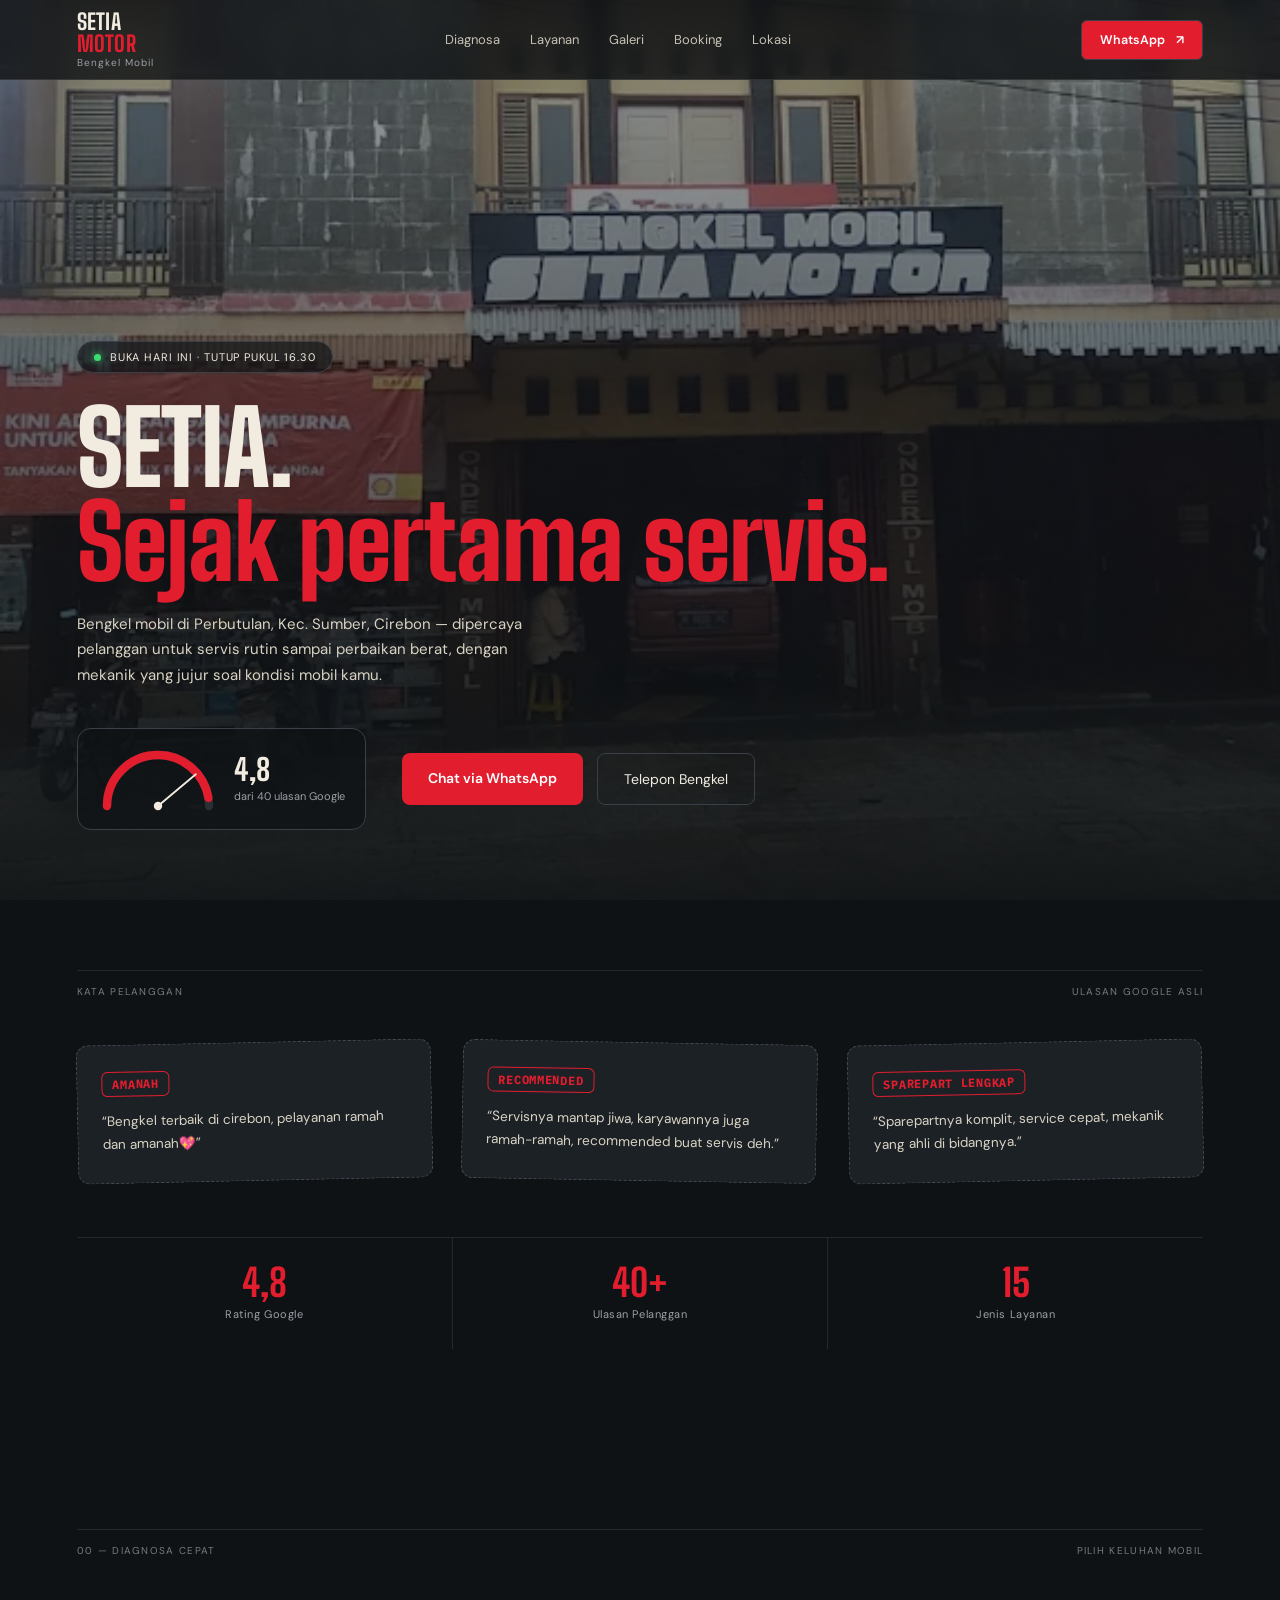
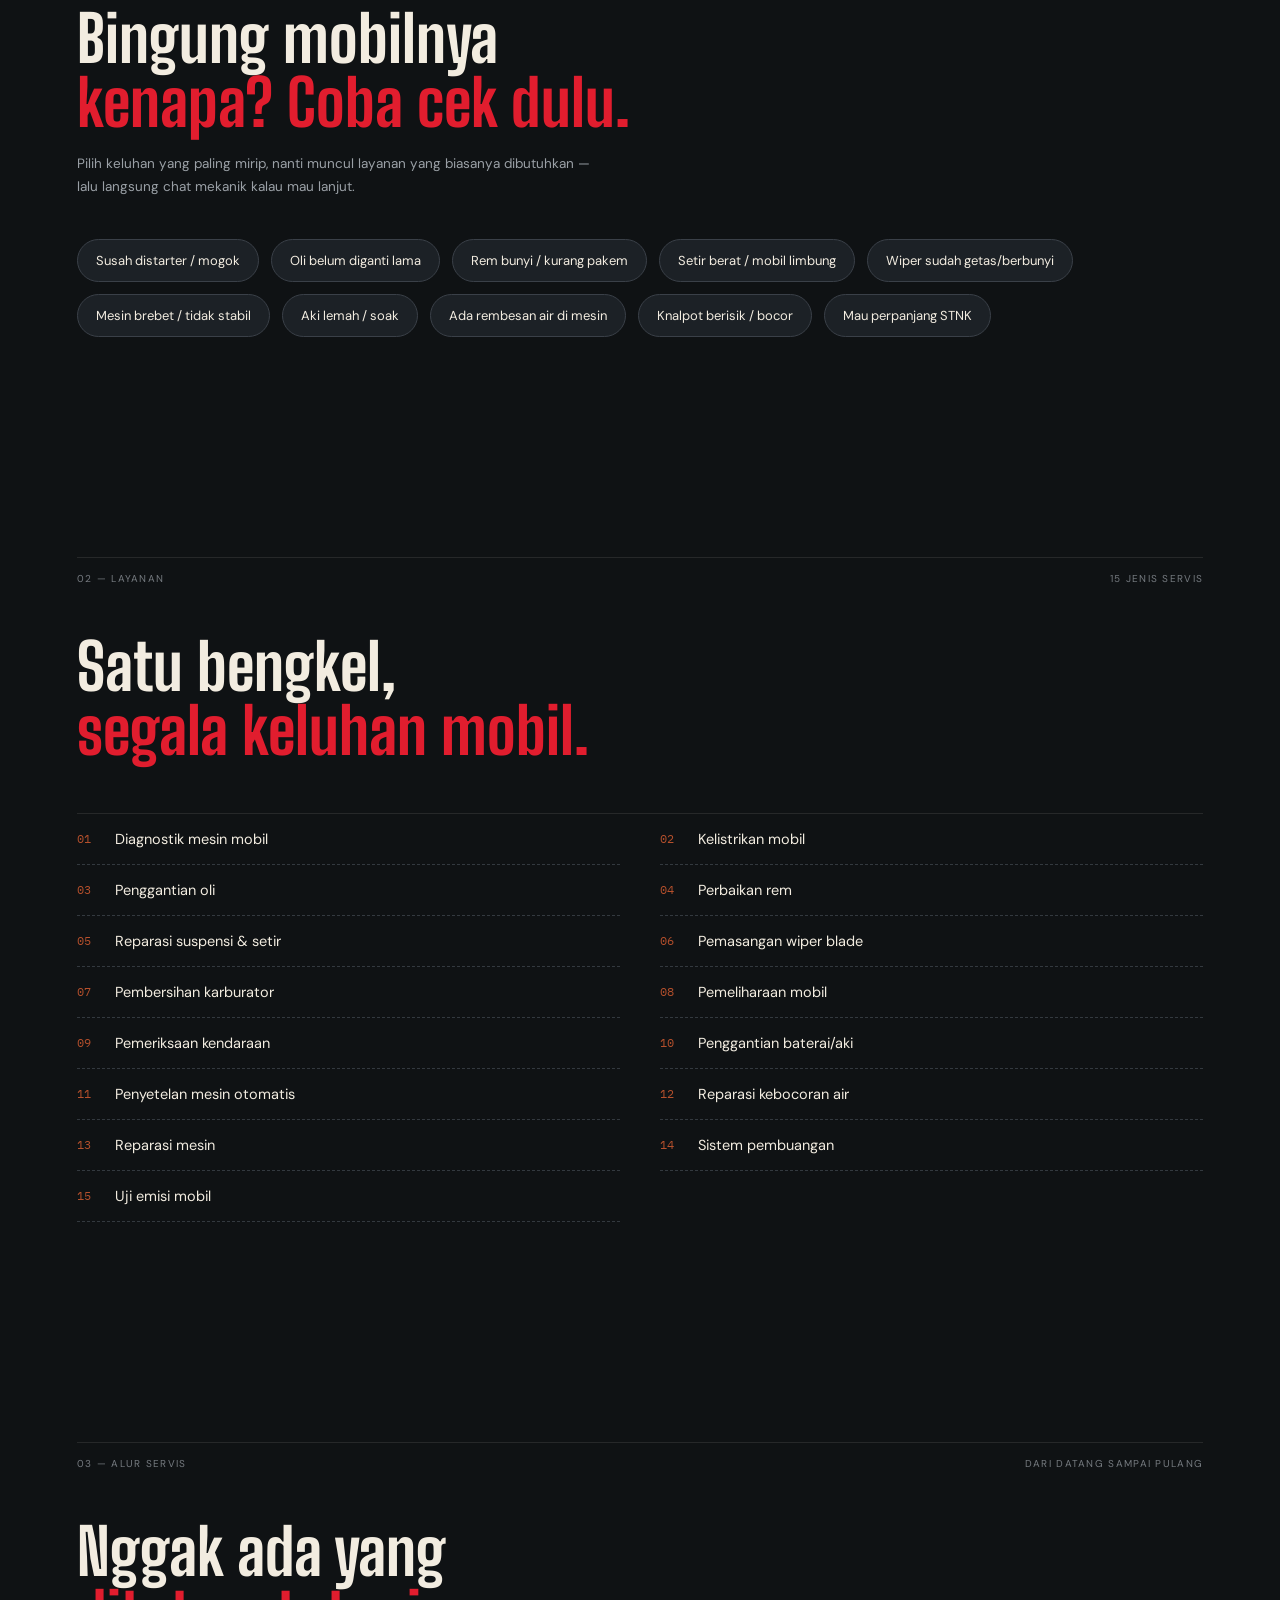
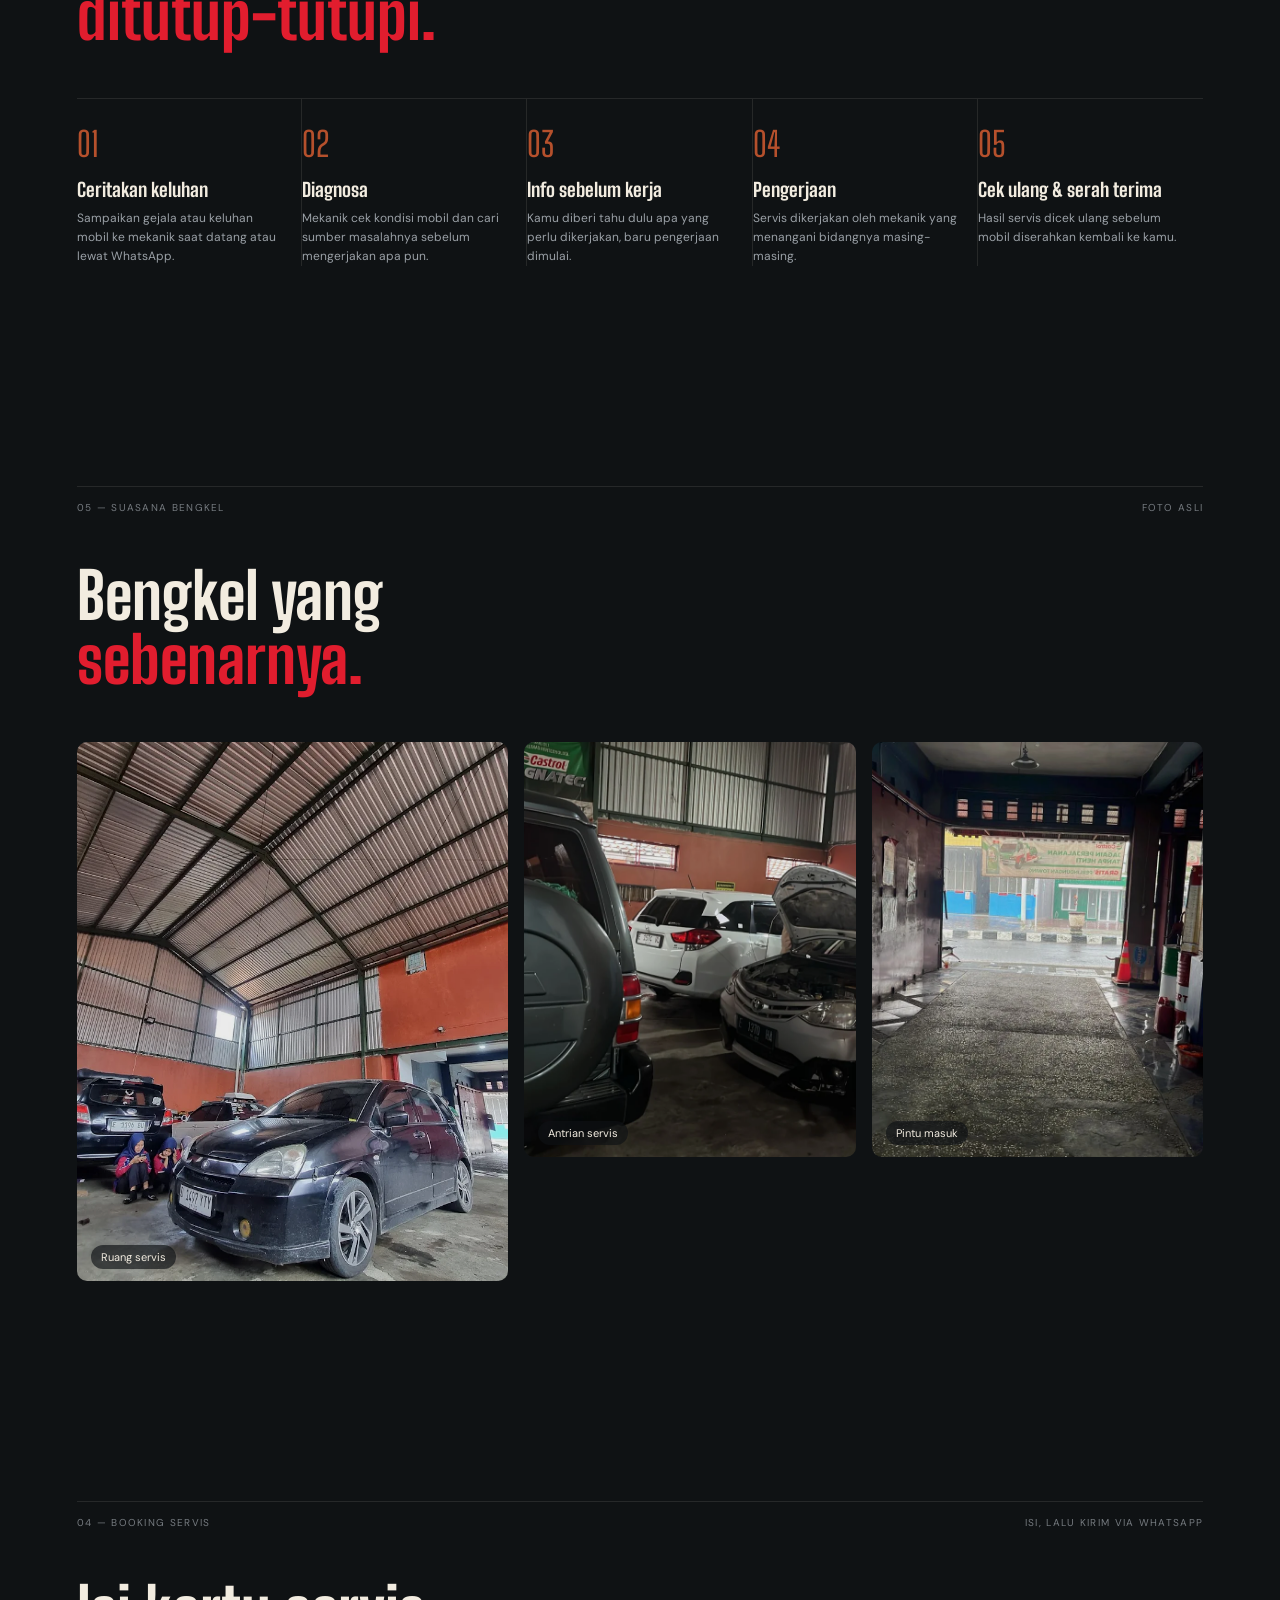
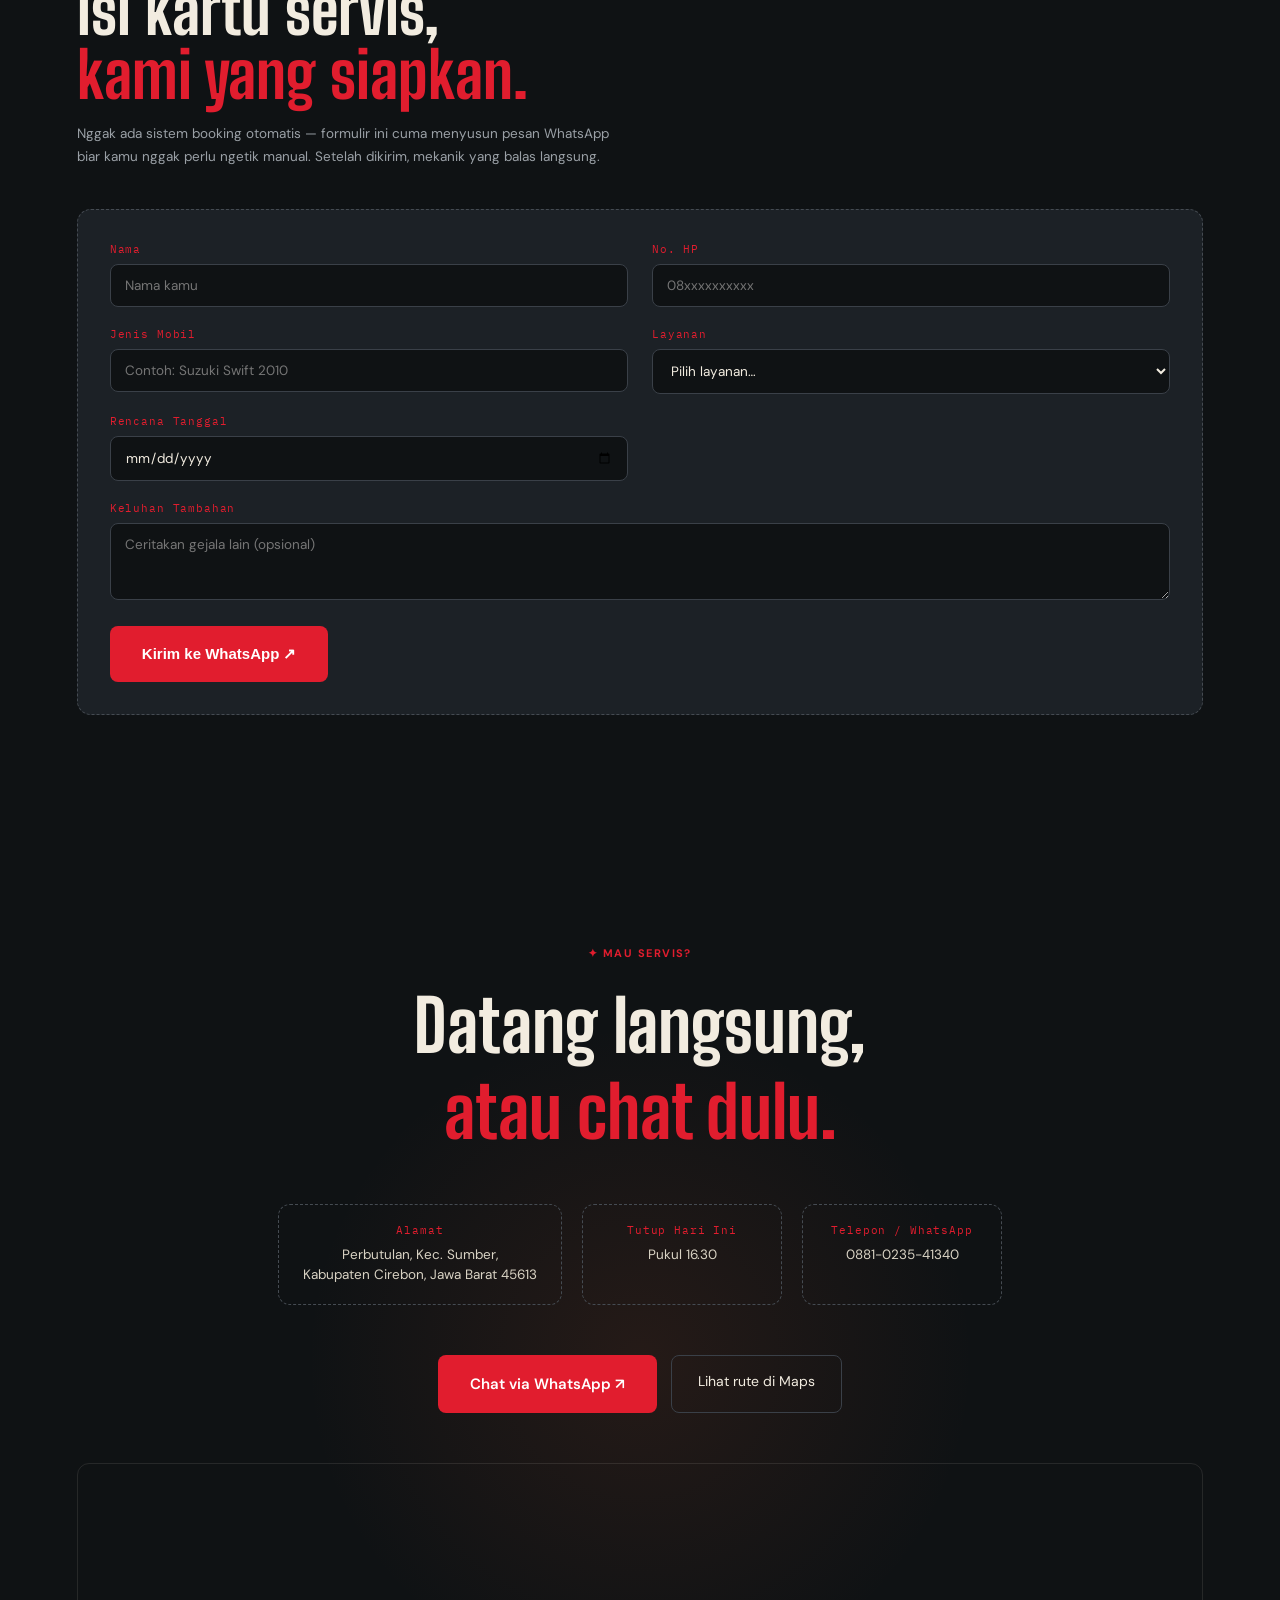
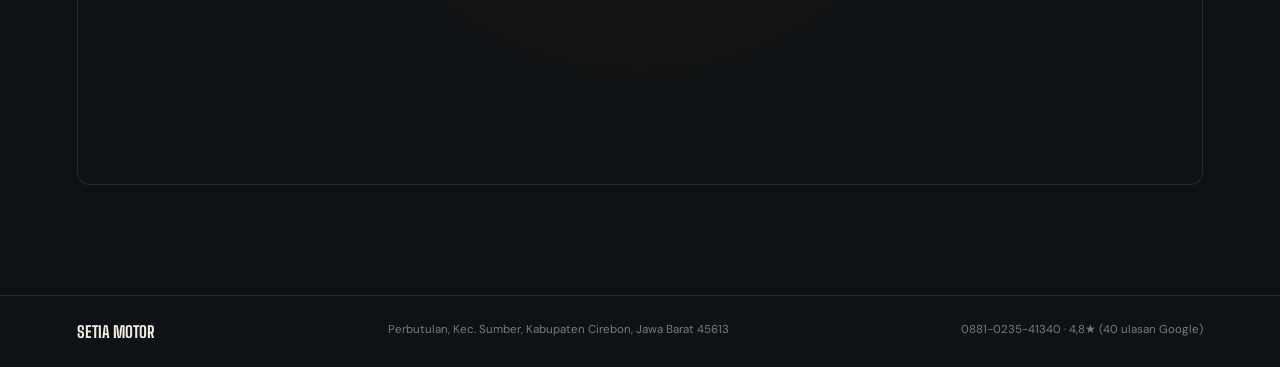
<file: index.html>
<!doctype html>
<html lang="id">
<head>
<meta charset="utf-8"><meta name="viewport" content="width=device-width,initial-scale=1">
<meta name="description" content="Setia Motor — bengkel mobil di Perbutulan, Kec. Sumber, Kabupaten Cirebon. Rating 4.8 dari 40 ulasan Google.">
<title>Setia Motor — Bengkel Mobil Cirebon</title>
<link rel="preconnect" href="https://fonts.googleapis.com"><link rel="preconnect" href="https://fonts.gstatic.com" crossorigin>
<link href="https://fonts.googleapis.com/css2?family=Big+Shoulders:wght@600;700;800&family=IBM+Plex+Mono:wght@500;600&family=DM+Sans:wght@400;500;600;700&display=swap" rel="stylesheet">
<link rel="stylesheet" href="style.css">
</head>
<body>

<header class="nav">
  <a class="brand" href="#">SETIA <i>MOTOR</i><span>Bengkel Mobil</span></a>
  <nav><a href="#diagnosa">Diagnosa</a><a href="#layanan">Layanan</a><a href="#galeri">Galeri</a><a href="#booking">Booking</a><a href="#lokasi">Lokasi</a></nav>
  <a class="nav-cta" href="https://wa.me/62881023541340?text=Halo%20Setia%20Motor%2C%20saya%20ingin%20servis%20mobil." target="_blank" rel="noopener">WhatsApp <span>↗</span></a>
</header>

<main>

<section class="hero" style="background-image:linear-gradient(180deg, rgba(15,18,20,.4), rgba(15,18,20,.65) 55%, rgba(15,18,20,.96)), url('assets/setia-motor-storefront.webp')">
  <div class="hero-status">
    <span class="dot"></span> BUKA HARI INI &middot; TUTUP PUKUL 16.30
  </div>
  <h1>SETIA.<br><i>Sejak pertama servis.</i></h1>
  <p class="hero-desc">Bengkel mobil di Perbutulan, Kec. Sumber, Cirebon &mdash; dipercaya pelanggan untuk servis rutin sampai perbaikan berat, dengan mekanik yang jujur soal kondisi mobil kamu.</p>

  <div class="hero-bottom">
    <div class="gauge-card">
      <svg viewBox="0 0 200 120" class="gauge">
        <path d="M15 105 A85 85 0 0 1 185 105" fill="none" stroke="#2a2f36" stroke-width="14" stroke-linecap="round"/>
        <path d="M15 105 A85 85 0 0 1 185 105" fill="none" stroke="#e11d2e" stroke-width="14" stroke-linecap="round" stroke-dasharray="267" stroke-dashoffset="14"/>
        <line x1="100" y1="105" x2="163" y2="52" stroke="#f2ece0" stroke-width="3" stroke-linecap="round"/>
        <circle cx="100" cy="105" r="7" fill="#f2ece0"/>
      </svg>
      <div class="gauge-label"><b>4,8</b><span>dari 40 ulasan Google</span></div>
    </div>
    <div class="hero-cta">
      <a class="btn-signal" href="https://wa.me/62881023541340?text=Halo%20Setia%20Motor%2C%20saya%20ingin%20servis%20mobil." target="_blank" rel="noopener">Chat via WhatsApp</a>
      <a class="btn-outline" href="tel:088102354140">Telepon Bengkel</a>
    </div>
  </div>
</section>

<section id="ulasan" class="section trust">
  <div class="section-meta"><span>KATA PELANGGAN</span><span>ULASAN GOOGLE ASLI</span></div>
  <div class="stamp-row">
    <div class="stamp"><b>AMANAH</b><p>&ldquo;Bengkel terbaik di cirebon, pelayanan ramah dan amanah&#128150;&rdquo;</p></div>
    <div class="stamp"><b>RECOMMENDED</b><p>&ldquo;Servisnya mantap jiwa, karyawannya juga ramah-ramah, recommended buat servis deh.&rdquo;</p></div>
    <div class="stamp"><b>SPAREPART LENGKAP</b><p>&ldquo;Sparepartnya komplit, service cepat, mekanik yang ahli di bidangnya.&rdquo;</p></div>
  </div>
  <div class="stat-strip">
    <div class="stat"><b>4,8</b><span>Rating Google</span></div>
    <div class="stat"><b>40+</b><span>Ulasan Pelanggan</span></div>
    <div class="stat"><b>15</b><span>Jenis Layanan</span></div>
  </div>
</section>

<section id="diagnosa" class="section diagnosa">
  <div class="section-meta"><span>00 &mdash; DIAGNOSA CEPAT</span><span>PILIH KELUHAN MOBIL</span></div>
  <h2>Bingung mobilnya<br><i>kenapa? Coba cek dulu.</i></h2>
  <p class="diagnosa-desc">Pilih keluhan yang paling mirip, nanti muncul layanan yang biasanya dibutuhkan &mdash; lalu langsung chat mekanik kalau mau lanjut.</p>
  <div class="symptom-grid" id="symptomGrid"></div>
  <div class="diagnosa-result" id="diagnosaResult" hidden>
    <span class="dr-label">KEMUNGKINAN LAYANAN</span>
    <h3 id="drService"></h3>
    <p id="drDesc"></p>
    <a class="btn-signal" id="drChat" href="#" target="_blank" rel="noopener">Chat soal keluhan ini</a>
  </div>
</section>

<section id="layanan" class="section layanan">
  <div class="section-meta"><span>02 &mdash; LAYANAN</span><span>15 JENIS SERVIS</span></div>
  <h2>Satu bengkel,<br><i>segala keluhan mobil.</i></h2>
  <div class="ledger">
    <div class="ledger-row"><span>01</span>Diagnostik mesin mobil</div>
    <div class="ledger-row"><span>02</span>Kelistrikan mobil</div>
    <div class="ledger-row"><span>03</span>Penggantian oli</div>
    <div class="ledger-row"><span>04</span>Perbaikan rem</div>
    <div class="ledger-row"><span>05</span>Reparasi suspensi &amp; setir</div>
    <div class="ledger-row"><span>06</span>Pemasangan wiper blade</div>
    <div class="ledger-row"><span>07</span>Pembersihan karburator</div>
    <div class="ledger-row"><span>08</span>Pemeliharaan mobil</div>
    <div class="ledger-row"><span>09</span>Pemeriksaan kendaraan</div>
    <div class="ledger-row"><span>10</span>Penggantian baterai/aki</div>
    <div class="ledger-row"><span>11</span>Penyetelan mesin otomatis</div>
    <div class="ledger-row"><span>12</span>Reparasi kebocoran air</div>
    <div class="ledger-row"><span>13</span>Reparasi mesin</div>
    <div class="ledger-row"><span>14</span>Sistem pembuangan</div>
    <div class="ledger-row"><span>15</span>Uji emisi mobil</div>
  </div>
</section>

<section id="alur" class="section alur">
  <div class="section-meta"><span>03 &mdash; ALUR SERVIS</span><span>DARI DATANG SAMPAI PULANG</span></div>
  <h2>Nggak ada yang<br><i>ditutup-tutupi.</i></h2>
  <div class="flow">
    <div class="flow-step"><span>01</span><h3>Ceritakan keluhan</h3><p>Sampaikan gejala atau keluhan mobil ke mekanik saat datang atau lewat WhatsApp.</p></div>
    <div class="flow-step"><span>02</span><h3>Diagnosa</h3><p>Mekanik cek kondisi mobil dan cari sumber masalahnya sebelum mengerjakan apa pun.</p></div>
    <div class="flow-step"><span>03</span><h3>Info sebelum kerja</h3><p>Kamu diberi tahu dulu apa yang perlu dikerjakan, baru pengerjaan dimulai.</p></div>
    <div class="flow-step"><span>04</span><h3>Pengerjaan</h3><p>Servis dikerjakan oleh mekanik yang menangani bidangnya masing-masing.</p></div>
    <div class="flow-step"><span>05</span><h3>Cek ulang &amp; serah terima</h3><p>Hasil servis dicek ulang sebelum mobil diserahkan kembali ke kamu.</p></div>
  </div>
</section>

<section id="galeri" class="section galeri">
  <div class="section-meta"><span>05 &mdash; SUASANA BENGKEL</span><span>FOTO ASLI</span></div>
  <h2>Bengkel yang<br><i>sebenarnya.</i></h2>
  <div class="gallery-grid">
    <figure class="g1"><img src="assets/setia-motor-interior-1.webp" alt="Ruang servis Setia Motor" loading="lazy"><figcaption>Ruang servis</figcaption></figure>
    <figure class="g2"><img src="assets/setia-motor-interior-2.webp" alt="Beberapa mobil dalam antrian servis" loading="lazy"><figcaption>Antrian servis</figcaption></figure>
    <figure class="g3"><img src="assets/setia-motor-garage-door.webp" alt="Pintu masuk bengkel Setia Motor" loading="lazy"><figcaption>Pintu masuk</figcaption></figure>
  </div>
</section>

<section id="booking" class="section booking">
  <div class="section-meta"><span>04 &mdash; BOOKING SERVIS</span><span>ISI, LALU KIRIM VIA WHATSAPP</span></div>
  <h2>Isi kartu servis,<br><i>kami yang siapkan.</i></h2>
  <p class="booking-desc">Nggak ada sistem booking otomatis &mdash; formulir ini cuma menyusun pesan WhatsApp biar kamu nggak perlu ngetik manual. Setelah dikirim, mekanik yang balas langsung.</p>
  <form class="service-card" id="bookingForm">
    <div class="sc-row"><label>Nama</label><input type="text" id="bkName" placeholder="Nama kamu" required></div>
    <div class="sc-row"><label>No. HP</label><input type="tel" id="bkPhone" placeholder="08xxxxxxxxxx" required></div>
    <div class="sc-row"><label>Jenis Mobil</label><input type="text" id="bkCar" placeholder="Contoh: Suzuki Swift 2010" required></div>
    <div class="sc-row"><label>Layanan</label>
      <select id="bkService" required>
        <option value="" disabled selected>Pilih layanan&hellip;</option>
        <option>Diagnostik mesin mobil</option>
        <option>Kelistrikan mobil</option>
        <option>Penggantian oli</option>
        <option>Perbaikan rem</option>
        <option>Reparasi suspensi & setir</option>
        <option>Pemasangan wiper blade</option>
        <option>Pembersihan karburator</option>
        <option>Pemeliharaan mobil</option>
        <option>Pemeriksaan kendaraan</option>
        <option>Penggantian baterai/aki</option>
        <option>Penyetelan mesin otomatis</option>
        <option>Reparasi kebocoran air</option>
        <option>Reparasi mesin</option>
        <option>Sistem pembuangan</option>
        <option>Uji emisi mobil</option>
        <option>Lainnya / belum tahu</option>
      </select>
    </div>
    <div class="sc-row"><label>Rencana Tanggal</label><input type="date" id="bkDate"></div>
    <div class="sc-row sc-row-wide"><label>Keluhan Tambahan</label><textarea id="bkNote" rows="3" placeholder="Ceritakan gejala lain (opsional)"></textarea></div>
    <button type="submit" class="btn-signal big">Kirim ke WhatsApp ↗</button>
  </form>
</section>

<section id="lokasi" class="section lokasi">
  <p class="kicker">&#10022; MAU SERVIS?</p>
  <h2>Datang langsung,<br><i>atau chat dulu.</i></h2>
  <div class="info-tags">
    <div class="tag-card"><span>Alamat</span><p>Perbutulan, Kec. Sumber,<br>Kabupaten Cirebon, Jawa Barat 45613</p></div>
    <div class="tag-card"><span>Tutup Hari Ini</span><p>Pukul 16.30</p></div>
    <div class="tag-card"><span>Telepon / WhatsApp</span><p>0881-0235-41340</p></div>
  </div>
  <div class="lokasi-cta">
    <a class="btn-signal big" href="https://wa.me/62881023541340?text=Halo%20Setia%20Motor%2C%20saya%20ingin%20servis%20mobil." target="_blank" rel="noopener">Chat via WhatsApp ↗</a>
    <a class="btn-outline" href="https://www.google.com/maps/search/?api=1&query=Setia%20Motor%20Bengkel%20Mobil%20Perbutulan%20Sumber%20Cirebon" target="_blank" rel="noopener">Lihat rute di Maps</a>
  </div>
  <div class="map-embed">
    <iframe src="https://www.google.com/maps?q=Setia%20Motor%20Bengkel%20Mobil%20Perbutulan%20Sumber%20Cirebon&output=embed" loading="lazy" referrerpolicy="no-referrer-when-downgrade" title="Lokasi Setia Motor di Google Maps"></iframe>
  </div>
</section>

</main>

<footer>
  <b>SETIA MOTOR</b>
  <span>Perbutulan, Kec. Sumber, Kabupaten Cirebon, Jawa Barat 45613</span>
  <span>0881-0235-41340 &middot; 4,8&#9733; (40 ulasan Google)</span>
</footer>

<script src="script.js"></script>
</body></html>
</file>
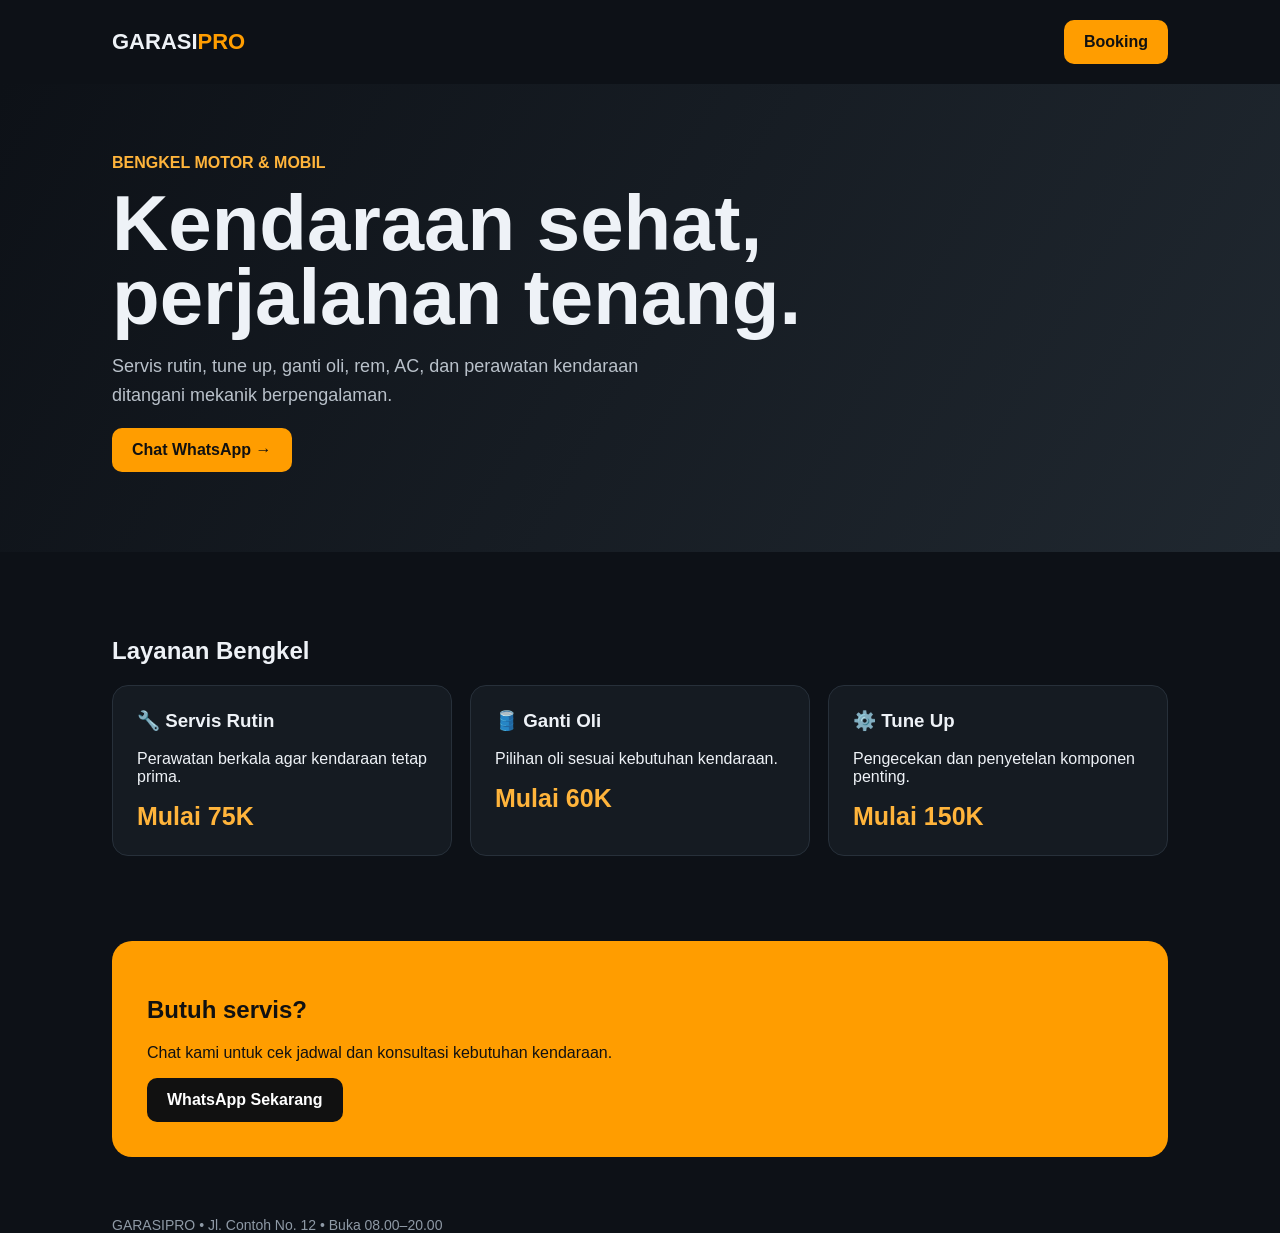
<file: bengkel.html>
<!doctype html><html lang="id"><head><meta charset="utf-8"><meta name="viewport" content="width=device-width,initial-scale=1"><title>GARASI PRO — Bengkel</title>
<style>
*{box-sizing:border-box}body{margin:0;font-family:Arial,sans-serif;background:#0d1117;color:#eef2f7}a{text-decoration:none;color:inherit}.wrap{max-width:1100px;margin:auto;padding:0 22px}
nav{display:flex;justify-content:space-between;align-items:center;padding:20px 0}.logo{font-weight:900;font-size:22px}.logo span{color:#ff9d00}
.btn{display:inline-block;background:#ff9d00;color:#111;padding:13px 20px;border-radius:10px;font-weight:800}.hero{padding:70px 0 80px;background:linear-gradient(120deg,#0d1117,#202830)}.tag{color:#ffb43b;font-weight:bold}.hero h1{font-size:clamp(42px,7vw,78px);line-height:.95;margin:14px 0}.hero p{max-width:600px;color:#b9c1ca;font-size:18px;line-height:1.6}.grid{display:grid;grid-template-columns:repeat(3,1fr);gap:18px}.section{padding:65px 0}.card{background:#151b22;padding:24px;border:1px solid #27303a;border-radius:16px}.card h3{margin-top:0}.price{font-size:25px;font-weight:900;color:#ffb43b}.contact{background:#ff9d00;color:#111;border-radius:20px;padding:35px;margin:20px 0 60px}.contact .btn{background:#111;color:#fff}.small{color:#8f9aa6;font-size:14px}@media(max-width:700px){.grid{grid-template-columns:1fr}.hero{padding-top:45px}}
</style></head><body><div class="wrap"><nav><div class="logo">GARASI<span>PRO</span></div><a class="btn" href="https://wa.me/6281234567890">Booking</a></nav></div>
<section class="hero"><div class="wrap"><div class="tag">BENGKEL MOTOR & MOBIL</div><h1>Kendaraan sehat,<br>perjalanan tenang.</h1><p>Servis rutin, tune up, ganti oli, rem, AC, dan perawatan kendaraan ditangani mekanik berpengalaman.</p><a class="btn" href="https://wa.me/6281234567890">Chat WhatsApp →</a></div></section>
<section class="section"><div class="wrap"><h2>Layanan Bengkel</h2><div class="grid"><div class="card"><h3>🔧 Servis Rutin</h3><p>Perawatan berkala agar kendaraan tetap prima.</p><div class="price">Mulai 75K</div></div><div class="card"><h3>🛢️ Ganti Oli</h3><p>Pilihan oli sesuai kebutuhan kendaraan.</p><div class="price">Mulai 60K</div></div><div class="card"><h3>⚙️ Tune Up</h3><p>Pengecekan dan penyetelan komponen penting.</p><div class="price">Mulai 150K</div></div></div></div></section>
<section class="wrap"><div class="contact"><h2>Butuh servis?</h2><p>Chat kami untuk cek jadwal dan konsultasi kebutuhan kendaraan.</p><a class="btn" href="https://wa.me/6281234567890">WhatsApp Sekarang</a></div></section>
<footer class="wrap small">GARASIPRO • Jl. Contoh No. 12 • Buka 08.00–20.00</footer></body></html>
</file>
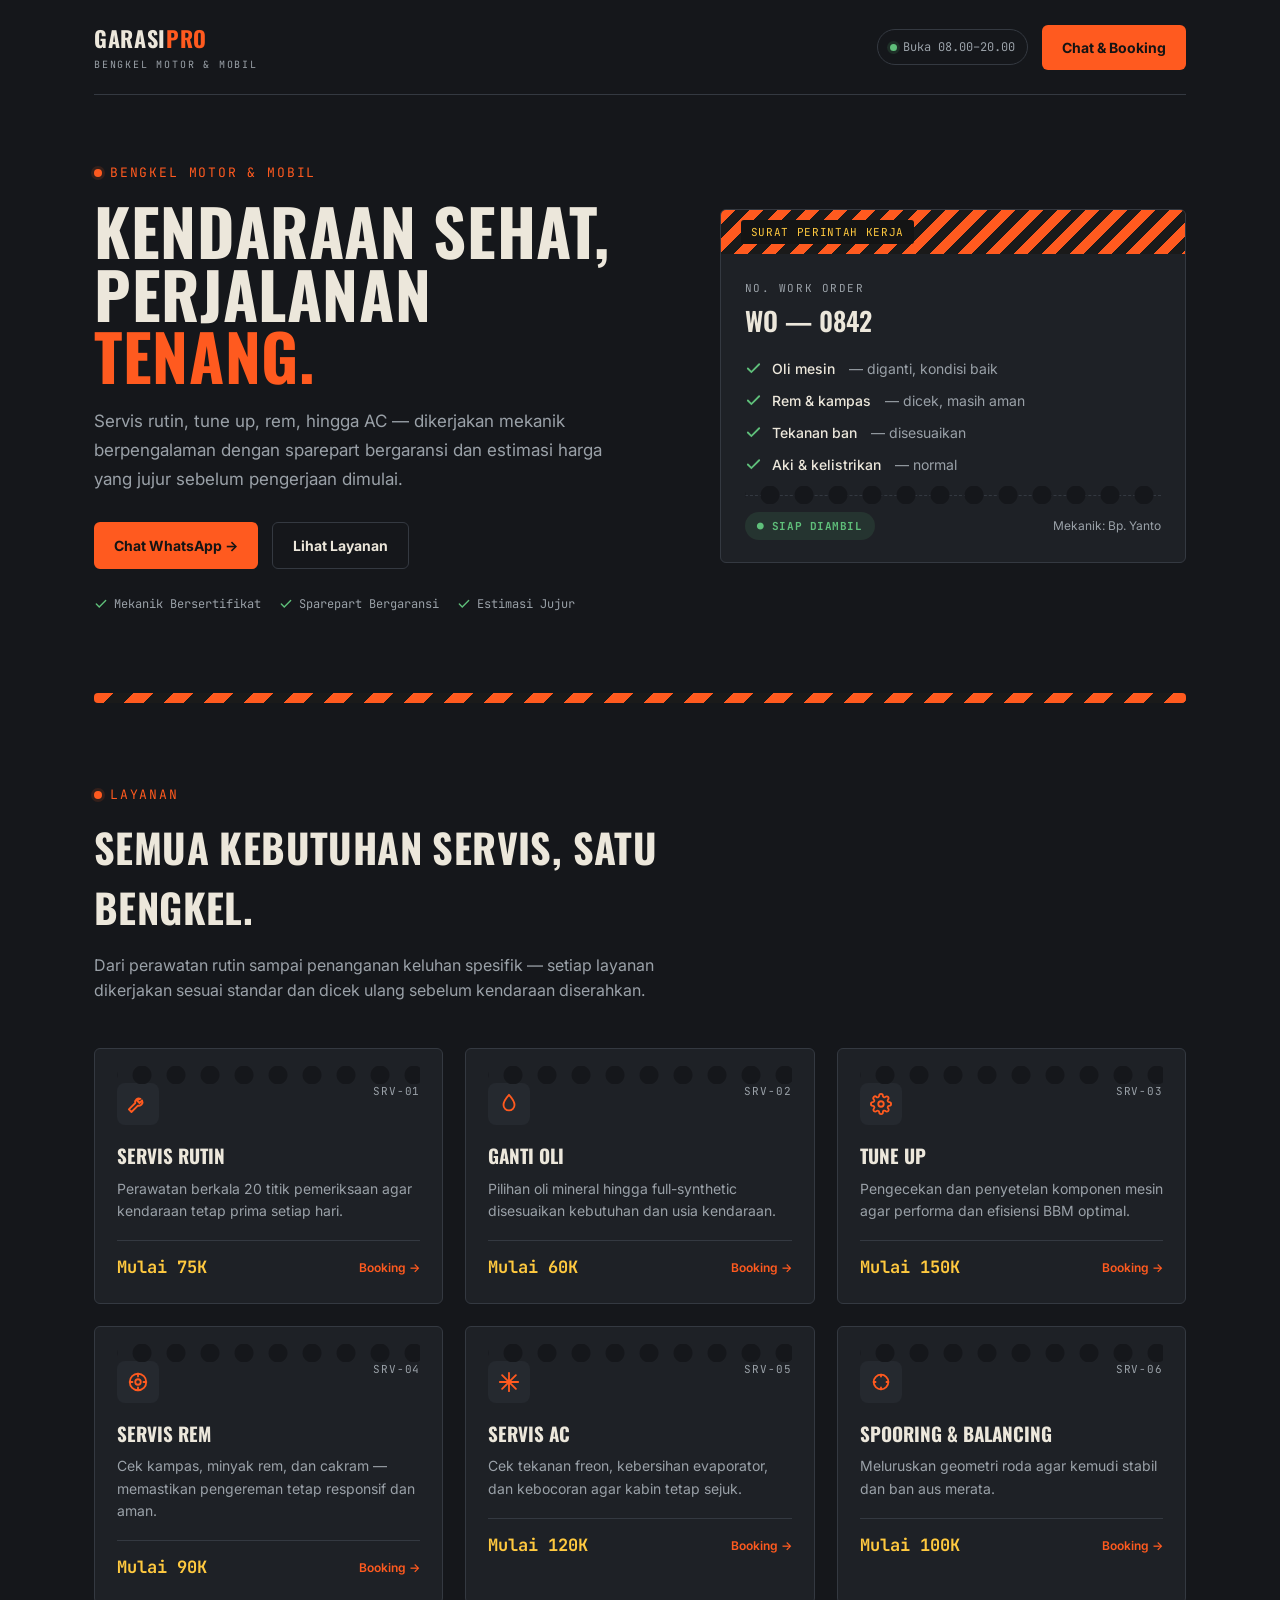
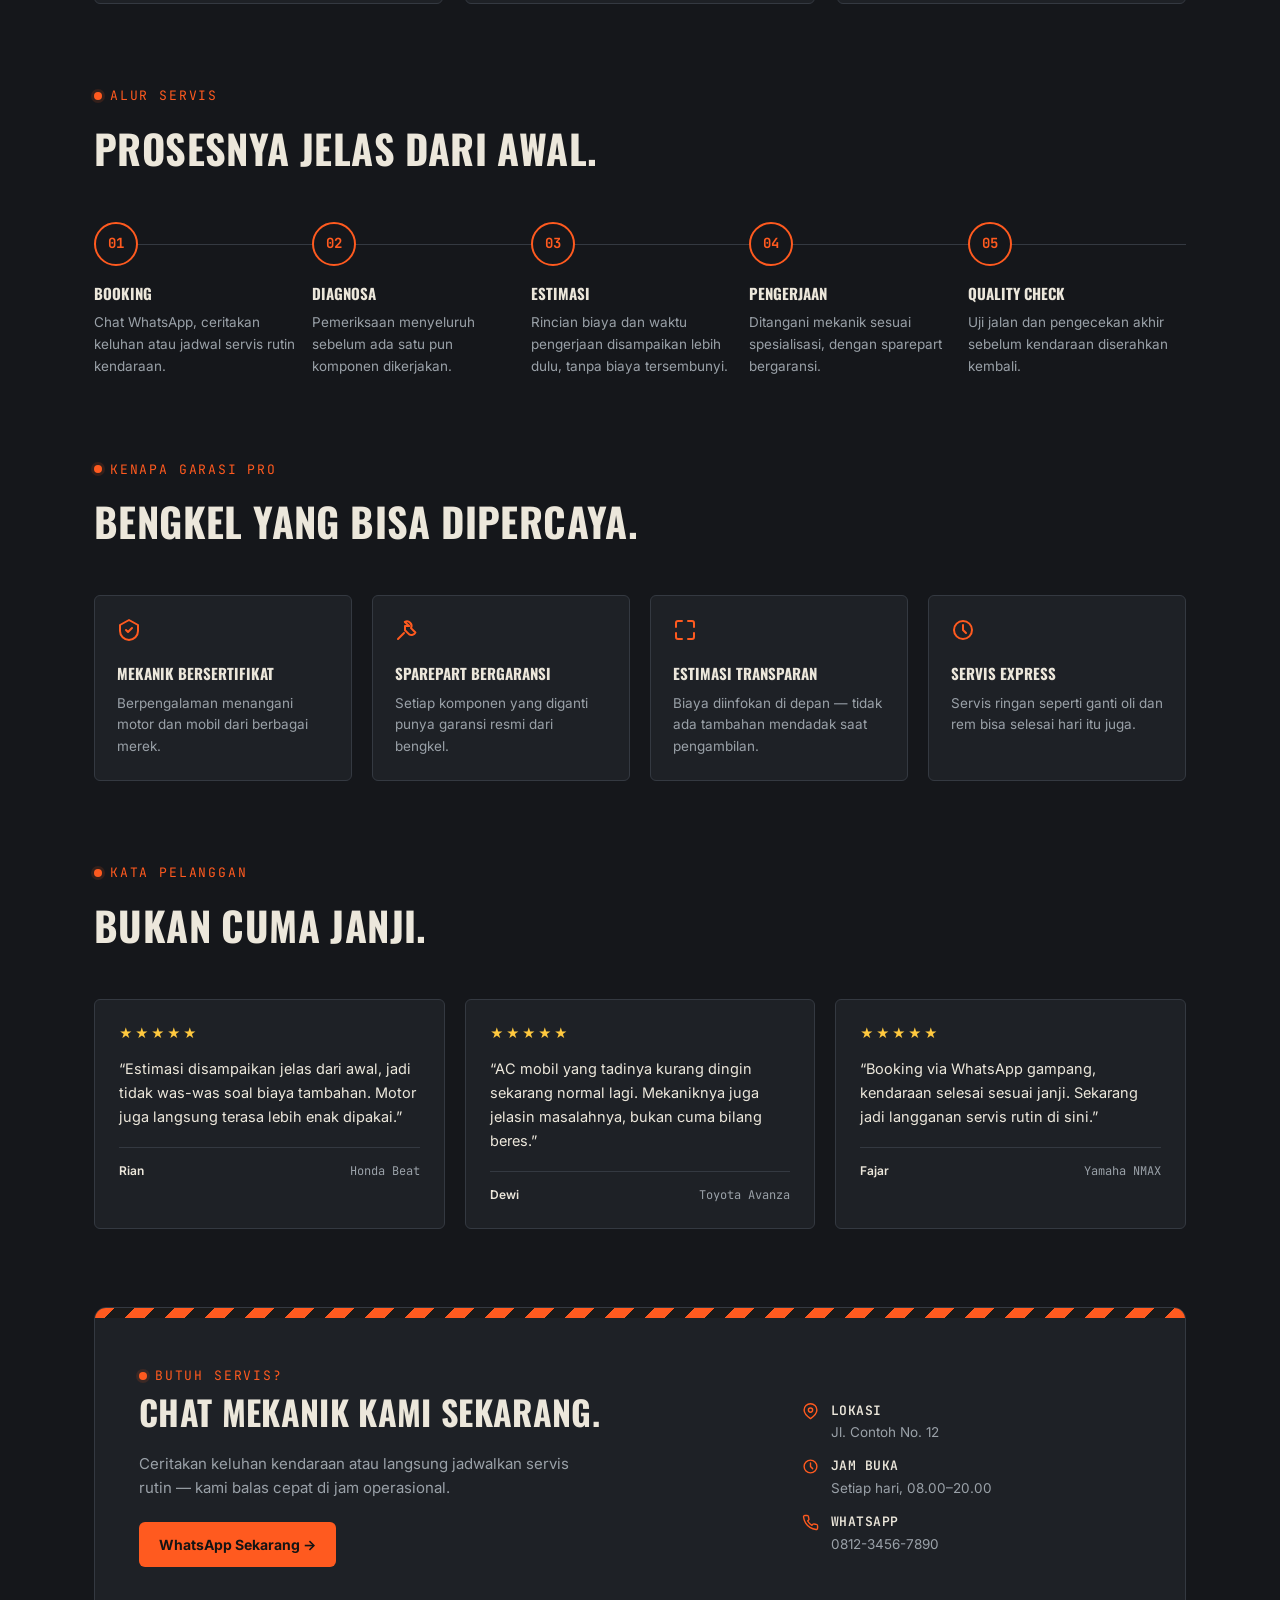
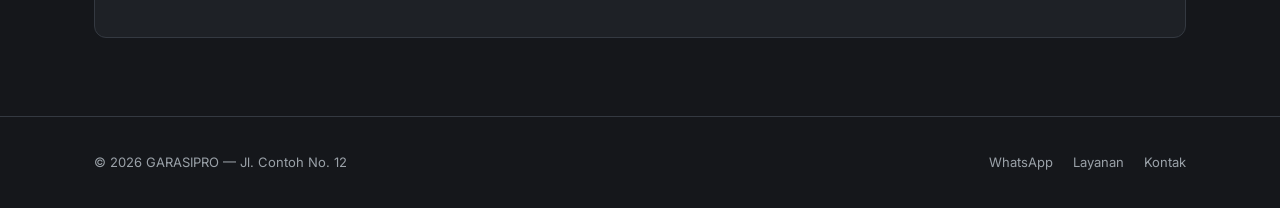
<file: garasipro.html>
<!doctype html>
<html lang="id">
<head>
<meta charset="utf-8">
<meta name="viewport" content="width=device-width,initial-scale=1">
<title>GARASI PRO — Bengkel Motor & Mobil Terpercaya</title>
<link rel="preconnect" href="https://fonts.googleapis.com">
<link href="https://fonts.googleapis.com/css2?family=Oswald:wght@500;600;700&family=Inter:wght@400;500;600;700&family=JetBrains+Mono:wght@400;500;700&display=swap" rel="stylesheet">
<style>
:root{
  --bg:#15171b;
  --panel:#1e2126;
  --panel-2:#25292f;
  --line:#343941;
  --ink:#ece7db;
  --ink-dim:#9aa1a8;
  --orange:#ff5a1f;
  --orange-dim:#ff5a1f22;
  --yellow:#ffc93f;
  --green:#5fbf7a;
  --radius:6px;
}
*{box-sizing:border-box}
html{scroll-behavior:smooth}
body{margin:0;background:var(--bg);color:var(--ink);font-family:'Inter',Arial,sans-serif;line-height:1.5}
a{text-decoration:none;color:inherit}
.wrap{max-width:1140px;margin:0 auto;padding:0 24px}
h1,h2,h3{font-family:'Oswald',Arial,sans-serif;text-transform:uppercase;letter-spacing:.01em;margin:0}
.mono{font-family:'JetBrains Mono',monospace}
.eyebrow{font-family:'JetBrains Mono',monospace;color:var(--orange);font-size:13px;letter-spacing:.14em;text-transform:uppercase;display:inline-flex;align-items:center;gap:8px}
.eyebrow::before{content:"";width:8px;height:8px;background:var(--orange);border-radius:50%;box-shadow:0 0 0 3px var(--orange-dim)}

.hazard{height:10px;background-image:repeating-linear-gradient(135deg,var(--orange) 0 14px,#1a1a1a 14px 28px);background-size:40px 40px}

/* nav */
nav{display:flex;justify-content:space-between;align-items:center;padding:22px 0;border-bottom:1px solid var(--line)}
.logo{font-family:'Oswald',sans-serif;font-weight:700;font-size:22px;letter-spacing:.03em}
.logo span{color:var(--orange)}
.logo small{display:block;font-family:'JetBrains Mono',monospace;font-size:10px;color:var(--ink-dim);letter-spacing:.18em;font-weight:400;text-transform:uppercase;margin-top:2px}
.nav-right{display:flex;align-items:center;gap:14px}
.hours-pill{font-family:'JetBrains Mono',monospace;font-size:12px;color:var(--ink-dim);border:1px solid var(--line);padding:8px 12px;border-radius:20px;display:flex;align-items:center;gap:6px;white-space:nowrap}
.hours-pill .dot{width:7px;height:7px;border-radius:50%;background:var(--green);box-shadow:0 0 0 3px #5fbf7a22}
.btn{display:inline-flex;align-items:center;gap:8px;background:var(--orange);color:#141414;padding:12px 20px;border-radius:var(--radius);font-weight:700;font-size:14px;white-space:nowrap;transition:transform .15s ease,background .15s ease}
.btn:hover{transform:translateY(-2px);background:#ff6f3a}
.btn.ghost{background:transparent;border:1px solid var(--line);color:var(--ink)}
.btn.ghost:hover{border-color:var(--orange);background:transparent}
.btn:focus-visible,.card:focus-visible,a:focus-visible{outline:2px solid var(--orange);outline-offset:2px}

/* hero */
.hero{padding:64px 0 80px}
.hero-grid{display:grid;grid-template-columns:1.1fr .9fr;gap:56px;align-items:center}
.hero h1{font-size:clamp(38px,5.4vw,64px);line-height:.98;margin:16px 0 20px}
.hero h1 em{font-style:normal;color:var(--orange)}
.hero p{max-width:520px;color:var(--ink-dim);font-size:17px;line-height:1.7;margin-bottom:28px}
.cta-row{display:flex;gap:14px;flex-wrap:wrap;margin-bottom:26px}
.trust{display:flex;gap:18px;flex-wrap:wrap;font-family:'JetBrains Mono',monospace;font-size:12px;color:var(--ink-dim)}
.trust span{display:inline-flex;align-items:center;gap:6px}
.trust svg{width:14px;height:14px;stroke:var(--green)}

/* ticket signature card */
.ticket{position:relative;background:var(--panel);border:1px solid var(--line);border-radius:var(--radius);overflow:hidden}
.ticket-head{background-image:repeating-linear-gradient(135deg,var(--orange) 0 10px,#1a1a1a 10px 20px);background-size:28px 28px;padding:10px 20px;display:flex;justify-content:space-between;align-items:center}
.ticket-head span{background:#141414;color:var(--yellow);font-family:'JetBrains Mono',monospace;font-size:11px;padding:4px 10px;border-radius:3px;letter-spacing:.06em}
.ticket-body{padding:26px 24px 22px}
.ticket-body .wo-title{font-family:'JetBrains Mono',monospace;font-size:11px;color:var(--ink-dim);letter-spacing:.14em;text-transform:uppercase;margin-bottom:4px}
.ticket-body .wo-no{font-family:'Oswald',sans-serif;font-size:26px;font-weight:600;color:var(--ink);margin-bottom:18px}
.checklist{list-style:none;padding:0;margin:0 0 20px;display:grid;gap:11px}
.checklist li{display:flex;align-items:center;gap:10px;font-size:14px;color:var(--ink-dim)}
.checklist svg{width:17px;height:17px;flex:none;stroke:var(--green)}
.checklist b{color:var(--ink);font-weight:500}
.ticket-foot{display:flex;justify-content:space-between;align-items:center;border-top:1px dashed var(--line);padding-top:16px}
.status-chip{background:#5fbf7a1e;color:var(--green);font-family:'JetBrains Mono',monospace;font-size:11px;font-weight:700;padding:6px 12px;border-radius:20px;letter-spacing:.05em}
.ticket-foot .mek{font-size:12px;color:var(--ink-dim)}
.perf{position:relative;height:0}
.perf::after{content:"";position:absolute;left:0;right:0;top:-9px;height:18px;background-image:radial-gradient(circle 9px,var(--bg) 9px,transparent 10px);background-size:34px 18px;background-position:8px 0;background-repeat:repeat-x}

/* sections */
.section{padding:78px 0}
.section-head{max-width:600px;margin-bottom:44px}
.section-head h2{font-size:clamp(28px,4vw,40px);margin:12px 0 14px}
.section-head p{color:var(--ink-dim);font-size:16px;line-height:1.6}

/* service tickets grid */
.svc-grid{display:grid;grid-template-columns:repeat(3,1fr);gap:22px}
.svc-card{position:relative;background:var(--panel);border:1px solid var(--line);border-radius:var(--radius);padding:26px 22px 22px;transition:border-color .15s ease,transform .15s ease}
.svc-card:hover{border-color:var(--orange);transform:translateY(-4px)}
.svc-card .perf{margin-bottom:0}
.svc-top{display:flex;justify-content:space-between;align-items:flex-start;margin-bottom:16px;padding-top:8px}
.svc-icon{width:42px;height:42px;border-radius:8px;background:var(--panel-2);display:flex;align-items:center;justify-content:center}
.svc-icon svg{width:22px;height:22px;stroke:var(--orange)}
.svc-id{font-family:'JetBrains Mono',monospace;font-size:11px;color:var(--ink-dim);letter-spacing:.08em}
.svc-card h3{font-size:19px;margin-bottom:8px;letter-spacing:0}
.svc-card p{color:var(--ink-dim);font-size:14px;margin:0 0 18px;line-height:1.6}
.svc-foot{display:flex;justify-content:space-between;align-items:center;border-top:1px solid var(--line);padding-top:14px}
.price{font-family:'JetBrains Mono',monospace;font-weight:700;color:var(--yellow);font-size:17px}
.svc-link{font-size:12px;color:var(--orange);font-weight:600;display:inline-flex;align-items:center;gap:4px}

/* process */
.process{display:grid;grid-template-columns:repeat(5,1fr);gap:0;position:relative}
.process::before{content:"";position:absolute;top:22px;left:0;right:0;height:1px;background:var(--line);z-index:0}
.proc-step{position:relative;z-index:1;padding-right:16px}
.proc-num{width:44px;height:44px;border-radius:50%;background:var(--bg);border:2px solid var(--orange);color:var(--orange);font-family:'JetBrains Mono',monospace;font-weight:700;display:flex;align-items:center;justify-content:center;margin-bottom:16px;font-size:14px}
.proc-step h3{font-size:15px;margin-bottom:8px;letter-spacing:0}
.proc-step p{color:var(--ink-dim);font-size:13.5px;line-height:1.6;margin:0}

/* why us */
.why-grid{display:grid;grid-template-columns:repeat(4,1fr);gap:20px}
.why-card{background:var(--panel);border:1px solid var(--line);border-radius:var(--radius);padding:22px}
.why-card svg{width:24px;height:24px;stroke:var(--orange);margin-bottom:14px}
.why-card h3{font-size:15px;margin-bottom:8px;letter-spacing:0}
.why-card p{color:var(--ink-dim);font-size:13.5px;line-height:1.6;margin:0}

/* testimonials */
.testi-grid{display:grid;grid-template-columns:repeat(3,1fr);gap:20px}
.testi-card{background:var(--panel);border:1px solid var(--line);border-radius:var(--radius);padding:24px}
.testi-card .stars{color:var(--yellow);font-size:13px;letter-spacing:2px;margin-bottom:14px}
.testi-card p{font-size:14.5px;color:var(--ink);line-height:1.65;margin:0 0 18px}
.testi-who{display:flex;justify-content:space-between;align-items:center;font-family:'JetBrains Mono',monospace;font-size:12px;color:var(--ink-dim);border-top:1px solid var(--line);padding-top:14px}
.testi-who b{color:var(--ink);font-family:'Inter',sans-serif;font-weight:600}

/* contact cta */
.contact{position:relative;background:var(--panel);border:1px solid var(--line);border-radius:12px;overflow:hidden}
.contact-body{padding:44px;display:grid;grid-template-columns:1.3fr .7fr;gap:32px;align-items:center}
.contact h2{font-size:clamp(26px,3.6vw,34px);margin-bottom:12px}
.contact p{color:var(--ink-dim);font-size:15px;line-height:1.6;max-width:440px}
.contact-info{display:grid;gap:14px}
.contact-row{display:flex;gap:12px;align-items:flex-start;font-size:13.5px;color:var(--ink-dim)}
.contact-row svg{width:17px;height:17px;stroke:var(--orange);flex:none;margin-top:2px}
.contact-row b{color:var(--ink);display:block;font-weight:600;margin-bottom:2px;font-size:13px;text-transform:uppercase;letter-spacing:.04em;font-family:'JetBrains Mono',monospace}

footer{padding:36px 0;border-top:1px solid var(--line)}
.foot-row{display:flex;justify-content:space-between;align-items:center;flex-wrap:wrap;gap:14px}
.foot-row .small{color:var(--ink-dim);font-size:13px}
.foot-links{display:flex;gap:20px;font-size:13px;color:var(--ink-dim)}
.foot-links a:hover{color:var(--orange)}

.reveal{opacity:0;transform:translateY(18px);transition:opacity .5s ease,transform .5s ease}
.reveal.in{opacity:1;transform:none}
@media(prefers-reduced-motion:reduce){.reveal{opacity:1;transform:none;transition:none}html{scroll-behavior:auto}}

@media(max-width:920px){
  .hero-grid{grid-template-columns:1fr}
  .svc-grid{grid-template-columns:1fr 1fr}
  .why-grid{grid-template-columns:1fr 1fr}
  .testi-grid{grid-template-columns:1fr}
  .process{grid-template-columns:1fr 1fr;row-gap:28px}
  .process::before{display:none}
  .contact-body{grid-template-columns:1fr}
}
@media(max-width:600px){
  .svc-grid{grid-template-columns:1fr}
  .why-grid{grid-template-columns:1fr}
  .process{grid-template-columns:1fr}
  .nav-right .hours-pill{display:none}
  .contact-body{padding:28px}
}
</style>
</head>
<body>

<div class="wrap">
<nav>
  <a class="logo" href="#top">GARASI<span>PRO</span><small>Bengkel Motor & Mobil</small></a>
  <div class="nav-right">
    <span class="hours-pill"><span class="dot"></span>Buka 08.00–20.00</span>
    <a class="btn" href="https://wa.me/6281234567890">Chat & Booking</a>
  </div>
</nav>
</div>

<section class="hero" id="top">
  <div class="wrap hero-grid">
    <div class="reveal">
      <div class="eyebrow">Bengkel Motor & Mobil</div>
      <h1>Kendaraan sehat,<br>perjalanan <em>tenang.</em></h1>
      <p>Servis rutin, tune up, rem, hingga AC — dikerjakan mekanik berpengalaman dengan sparepart bergaransi dan estimasi harga yang jujur sebelum pengerjaan dimulai.</p>
      <div class="cta-row">
        <a class="btn" href="https://wa.me/6281234567890">Chat WhatsApp →</a>
        <a class="btn ghost" href="#layanan">Lihat Layanan</a>
      </div>
      <div class="trust">
        <span><svg viewBox="0 0 24 24" fill="none" stroke-width="2.4" stroke-linecap="round"><path d="M20 6 9 17l-5-5"/></svg>Mekanik Bersertifikat</span>
        <span><svg viewBox="0 0 24 24" fill="none" stroke-width="2.4" stroke-linecap="round"><path d="M20 6 9 17l-5-5"/></svg>Sparepart Bergaransi</span>
        <span><svg viewBox="0 0 24 24" fill="none" stroke-width="2.4" stroke-linecap="round"><path d="M20 6 9 17l-5-5"/></svg>Estimasi Jujur</span>
      </div>
    </div>

    <div class="reveal">
      <div class="ticket">
        <div class="ticket-head"><span>SURAT PERINTAH KERJA</span></div>
        <div class="ticket-body">
          <div class="wo-title">No. Work Order</div>
          <div class="wo-no mono">WO&nbsp;—&nbsp;0842</div>
          <ul class="checklist">
            <li><svg viewBox="0 0 24 24" fill="none" stroke-width="2.6" stroke-linecap="round"><path d="M20 6 9 17l-5-5"/></svg><b>Oli mesin</b>&nbsp;— diganti, kondisi baik</li>
            <li><svg viewBox="0 0 24 24" fill="none" stroke-width="2.6" stroke-linecap="round"><path d="M20 6 9 17l-5-5"/></svg><b>Rem & kampas</b>&nbsp;— dicek, masih aman</li>
            <li><svg viewBox="0 0 24 24" fill="none" stroke-width="2.6" stroke-linecap="round"><path d="M20 6 9 17l-5-5"/></svg><b>Tekanan ban</b>&nbsp;— disesuaikan</li>
            <li><svg viewBox="0 0 24 24" fill="none" stroke-width="2.6" stroke-linecap="round"><path d="M20 6 9 17l-5-5"/></svg><b>Aki & kelistrikan</b>&nbsp;— normal</li>
          </ul>
          <div class="perf"></div>
          <div class="ticket-foot" style="margin-top:18px">
            <span class="status-chip">● SIAP DIAMBIL</span>
            <span class="mek">Mekanik: Bp. Yanto</span>
          </div>
        </div>
      </div>
    </div>
  </div>
</section>

<div class="wrap"><div class="hazard" style="border-radius:4px"></div></div>

<section class="section" id="layanan">
  <div class="wrap">
    <div class="section-head reveal">
      <div class="eyebrow">Layanan</div>
      <h2>Semua kebutuhan servis, satu bengkel.</h2>
      <p>Dari perawatan rutin sampai penanganan keluhan spesifik — setiap layanan dikerjakan sesuai standar dan dicek ulang sebelum kendaraan diserahkan.</p>
    </div>
    <div class="svc-grid">
      <div class="svc-card reveal">
        <div class="perf"></div>
        <div class="svc-top">
          <div class="svc-icon"><svg viewBox="0 0 24 24" fill="none" stroke-width="2" stroke-linecap="round" stroke-linejoin="round"><path d="M14.7 6.3a4 4 0 0 0-5.66 4.6l-7 7 2.83 2.83 7-7a4 4 0 0 0 4.6-5.66l-2.83 2.83-2.83-2.83z"/></svg></div>
          <span class="svc-id mono">SRV-01</span>
        </div>
        <h3>Servis Rutin</h3>
        <p>Perawatan berkala 20 titik pemeriksaan agar kendaraan tetap prima setiap hari.</p>
        <div class="svc-foot"><span class="price">Mulai 75K</span><a class="svc-link" href="https://wa.me/6281234567890">Booking →</a></div>
      </div>

      <div class="svc-card reveal">
        <div class="perf"></div>
        <div class="svc-top">
          <div class="svc-icon"><svg viewBox="0 0 24 24" fill="none" stroke-width="2" stroke-linecap="round" stroke-linejoin="round"><path d="M12 2s6 6.5 6 11a6 6 0 1 1-12 0c0-4.5 6-11 6-11z"/></svg></div>
          <span class="svc-id mono">SRV-02</span>
        </div>
        <h3>Ganti Oli</h3>
        <p>Pilihan oli mineral hingga full-synthetic disesuaikan kebutuhan dan usia kendaraan.</p>
        <div class="svc-foot"><span class="price">Mulai 60K</span><a class="svc-link" href="https://wa.me/6281234567890">Booking →</a></div>
      </div>

      <div class="svc-card reveal">
        <div class="perf"></div>
        <div class="svc-top">
          <div class="svc-icon"><svg viewBox="0 0 24 24" fill="none" stroke-width="2" stroke-linecap="round" stroke-linejoin="round"><circle cx="12" cy="12" r="3"/><path d="M19.4 15a1.65 1.65 0 0 0 .33 1.82l.06.06a2 2 0 1 1-2.83 2.83l-.06-.06a1.65 1.65 0 0 0-1.82-.33 1.65 1.65 0 0 0-1 1.51V21a2 2 0 0 1-4 0v-.09A1.65 1.65 0 0 0 9 19.4a1.65 1.65 0 0 0-1.82.33l-.06.06a2 2 0 1 1-2.83-2.83l.06-.06A1.65 1.65 0 0 0 4.6 15a1.65 1.65 0 0 0-1.51-1H3a2 2 0 0 1 0-4h.09A1.65 1.65 0 0 0 4.6 9a1.65 1.65 0 0 0-.33-1.82l-.06-.06a2 2 0 1 1 2.83-2.83l.06.06A1.65 1.65 0 0 0 9 4.6a1.65 1.65 0 0 0 1-1.51V3a2 2 0 0 1 4 0v.09a1.65 1.65 0 0 0 1 1.51 1.65 1.65 0 0 0 1.82-.33l.06-.06a2 2 0 1 1 2.83 2.83l-.06.06A1.65 1.65 0 0 0 19.4 9a1.65 1.65 0 0 0 1.51 1H21a2 2 0 0 1 0 4h-.09a1.65 1.65 0 0 0-1.51 1z"/></svg></div>
          <span class="svc-id mono">SRV-03</span>
        </div>
        <h3>Tune Up</h3>
        <p>Pengecekan dan penyetelan komponen mesin agar performa dan efisiensi BBM optimal.</p>
        <div class="svc-foot"><span class="price">Mulai 150K</span><a class="svc-link" href="https://wa.me/6281234567890">Booking →</a></div>
      </div>

      <div class="svc-card reveal">
        <div class="perf"></div>
        <div class="svc-top">
          <div class="svc-icon"><svg viewBox="0 0 24 24" fill="none" stroke-width="2" stroke-linecap="round" stroke-linejoin="round"><circle cx="12" cy="12" r="9"/><circle cx="12" cy="12" r="3"/><path d="M12 3v3M12 18v3M3 12h3M18 12h3"/></svg></div>
          <span class="svc-id mono">SRV-04</span>
        </div>
        <h3>Servis Rem</h3>
        <p>Cek kampas, minyak rem, dan cakram — memastikan pengereman tetap responsif dan aman.</p>
        <div class="svc-foot"><span class="price">Mulai 90K</span><a class="svc-link" href="https://wa.me/6281234567890">Booking →</a></div>
      </div>

      <div class="svc-card reveal">
        <div class="perf"></div>
        <div class="svc-top">
          <div class="svc-icon"><svg viewBox="0 0 24 24" fill="none" stroke-width="2" stroke-linecap="round" stroke-linejoin="round"><path d="M2 12h20M12 2v20M4.5 4.5l15 15M19.5 4.5l-15 15"/></svg></div>
          <span class="svc-id mono">SRV-05</span>
        </div>
        <h3>Servis AC</h3>
        <p>Cek tekanan freon, kebersihan evaporator, dan kebocoran agar kabin tetap sejuk.</p>
        <div class="svc-foot"><span class="price">Mulai 120K</span><a class="svc-link" href="https://wa.me/6281234567890">Booking →</a></div>
      </div>

      <div class="svc-card reveal">
        <div class="perf"></div>
        <div class="svc-top">
          <div class="svc-icon"><svg viewBox="0 0 24 24" fill="none" stroke-width="2" stroke-linecap="round" stroke-linejoin="round"><circle cx="12" cy="12" r="8"/><path d="M12 4v2M12 18v2M4 12h2M18 12h2"/></svg></div>
          <span class="svc-id mono">SRV-06</span>
        </div>
        <h3>Spooring & Balancing</h3>
        <p>Meluruskan geometri roda agar kemudi stabil dan ban aus merata.</p>
        <div class="svc-foot"><span class="price">Mulai 100K</span><a class="svc-link" href="https://wa.me/6281234567890">Booking →</a></div>
      </div>
    </div>
  </div>
</section>

<section class="section" style="padding-top:0">
  <div class="wrap">
    <div class="section-head reveal">
      <div class="eyebrow">Alur Servis</div>
      <h2>Prosesnya jelas dari awal.</h2>
    </div>
    <div class="process reveal">
      <div class="proc-step"><div class="proc-num">01</div><h3>Booking</h3><p>Chat WhatsApp, ceritakan keluhan atau jadwal servis rutin kendaraan.</p></div>
      <div class="proc-step"><div class="proc-num">02</div><h3>Diagnosa</h3><p>Pemeriksaan menyeluruh sebelum ada satu pun komponen dikerjakan.</p></div>
      <div class="proc-step"><div class="proc-num">03</div><h3>Estimasi</h3><p>Rincian biaya dan waktu pengerjaan disampaikan lebih dulu, tanpa biaya tersembunyi.</p></div>
      <div class="proc-step"><div class="proc-num">04</div><h3>Pengerjaan</h3><p>Ditangani mekanik sesuai spesialisasi, dengan sparepart bergaransi.</p></div>
      <div class="proc-step"><div class="proc-num">05</div><h3>Quality Check</h3><p>Uji jalan dan pengecekan akhir sebelum kendaraan diserahkan kembali.</p></div>
    </div>
  </div>
</section>

<section class="section" style="padding-top:0">
  <div class="wrap">
    <div class="section-head reveal">
      <div class="eyebrow">Kenapa Garasi Pro</div>
      <h2>Bengkel yang bisa dipercaya.</h2>
    </div>
    <div class="why-grid">
      <div class="why-card reveal">
        <svg viewBox="0 0 24 24" fill="none" stroke-width="2" stroke-linecap="round" stroke-linejoin="round"><path d="M12 2 3 7v6c0 5 4 8.5 9 9 5-.5 9-4 9-9V7l-9-5z"/><path d="m9 12 2 2 4-4"/></svg>
        <h3>Mekanik Bersertifikat</h3>
        <p>Berpengalaman menangani motor dan mobil dari berbagai merek.</p>
      </div>
      <div class="why-card reveal">
        <svg viewBox="0 0 24 24" fill="none" stroke-width="2" stroke-linecap="round" stroke-linejoin="round"><path d="M20.4 14.5 16 10.1a4.6 4.6 0 0 0-6.2-6.2L14.2 8H10v4.2l4.2 4.2a4.6 4.6 0 0 0 6.2-1.9z"/><path d="M3 21l6-6"/></svg>
        <h3>Sparepart Bergaransi</h3>
        <p>Setiap komponen yang diganti punya garansi resmi dari bengkel.</p>
      </div>
      <div class="why-card reveal">
        <svg viewBox="0 0 24 24" fill="none" stroke-width="2" stroke-linecap="round" stroke-linejoin="round"><path d="M9 3H5a2 2 0 0 0-2 2v4M15 3h4a2 2 0 0 1 2 2v4M9 21H5a2 2 0 0 1-2-2v-4M15 21h4a2 2 0 0 0 2-2v-4"/></svg>
        <h3>Estimasi Transparan</h3>
        <p>Biaya diinfokan di depan — tidak ada tambahan mendadak saat pengambilan.</p>
      </div>
      <div class="why-card reveal">
        <svg viewBox="0 0 24 24" fill="none" stroke-width="2" stroke-linecap="round" stroke-linejoin="round"><circle cx="12" cy="12" r="9"/><path d="M12 7v5l3 3"/></svg>
        <h3>Servis Express</h3>
        <p>Servis ringan seperti ganti oli dan rem bisa selesai hari itu juga.</p>
      </div>
    </div>
  </div>
</section>

<section class="section" style="padding-top:0">
  <div class="wrap">
    <div class="section-head reveal">
      <div class="eyebrow">Kata Pelanggan</div>
      <h2>Bukan cuma janji.</h2>
    </div>
    <div class="testi-grid">
      <div class="testi-card reveal">
        <div class="stars">★★★★★</div>
        <p>“Estimasi disampaikan jelas dari awal, jadi tidak was-was soal biaya tambahan. Motor juga langsung terasa lebih enak dipakai.”</p>
        <div class="testi-who"><b>Rian</b><span>Honda Beat</span></div>
      </div>
      <div class="testi-card reveal">
        <div class="stars">★★★★★</div>
        <p>“AC mobil yang tadinya kurang dingin sekarang normal lagi. Mekaniknya juga jelasin masalahnya, bukan cuma bilang beres.”</p>
        <div class="testi-who"><b>Dewi</b><span>Toyota Avanza</span></div>
      </div>
      <div class="testi-card reveal">
        <div class="stars">★★★★★</div>
        <p>“Booking via WhatsApp gampang, kendaraan selesai sesuai janji. Sekarang jadi langganan servis rutin di sini.”</p>
        <div class="testi-who"><b>Fajar</b><span>Yamaha NMAX</span></div>
      </div>
    </div>
  </div>
</section>

<section class="section" style="padding-top:0" id="kontak">
  <div class="wrap">
    <div class="contact reveal">
      <div class="hazard"></div>
      <div class="contact-body">
        <div>
          <div class="eyebrow">Butuh Servis?</div>
          <h2>Chat mekanik kami sekarang.</h2>
          <p>Ceritakan keluhan kendaraan atau langsung jadwalkan servis rutin — kami balas cepat di jam operasional.</p>
          <div class="cta-row" style="margin-top:22px">
            <a class="btn" href="https://wa.me/6281234567890">WhatsApp Sekarang →</a>
          </div>
        </div>
        <div class="contact-info">
          <div class="contact-row"><svg viewBox="0 0 24 24" fill="none" stroke-width="2" stroke-linecap="round" stroke-linejoin="round"><path d="M21 10c0 6-9 12-9 12S3 16 3 10a9 9 0 0 1 18 0z"/><circle cx="12" cy="10" r="3"/></svg><span><b>Lokasi</b>Jl. Contoh No. 12</span></div>
          <div class="contact-row"><svg viewBox="0 0 24 24" fill="none" stroke-width="2" stroke-linecap="round" stroke-linejoin="round"><circle cx="12" cy="12" r="9"/><path d="M12 7v5l3 3"/></svg><span><b>Jam Buka</b>Setiap hari, 08.00–20.00</span></div>
          <div class="contact-row"><svg viewBox="0 0 24 24" fill="none" stroke-width="2" stroke-linecap="round" stroke-linejoin="round"><path d="M22 16.9v3a2 2 0 0 1-2.2 2 19.8 19.8 0 0 1-8.6-3 19.5 19.5 0 0 1-6-6 19.8 19.8 0 0 1-3-8.7A2 2 0 0 1 4.1 2h3a2 2 0 0 1 2 1.7c.1.9.3 1.8.6 2.7a2 2 0 0 1-.4 2.1L8 9.9a16 16 0 0 0 6 6l1.4-1.4a2 2 0 0 1 2.1-.4c.9.3 1.8.5 2.7.6a2 2 0 0 1 1.8 2.1z"/></svg><span><b>WhatsApp</b>0812-3456-7890</span></div>
        </div>
      </div>
    </div>
  </div>
</section>

<footer>
  <div class="wrap foot-row">
    <span class="small">© 2026 GARASIPRO — Jl. Contoh No. 12</span>
    <div class="foot-links">
      <a href="https://wa.me/6281234567890">WhatsApp</a>
      <a href="#layanan">Layanan</a>
      <a href="#kontak">Kontak</a>
    </div>
  </div>
</footer>

<script>
if(!window.matchMedia('(prefers-reduced-motion: reduce)').matches){
  const io = new IntersectionObserver((entries)=>{
    entries.forEach(e=>{ if(e.isIntersecting){ e.target.classList.add('in'); io.unobserve(e.target); } });
  }, {threshold:.12});
  document.querySelectorAll('.reveal').forEach(el=>io.observe(el));
} else {
  document.querySelectorAll('.reveal').forEach(el=>el.classList.add('in'));
}
</script>

</body>
</html>
</file>
<file: style.css>
*{box-sizing:border-box}
html{scroll-behavior:smooth}
:root{
  --ink:#0f1214;
  --steel:#1c2126;
  --rust:#b5502c;
  --signal:#e11d2e;
  --paper:#f2ece0;
  --muted:#9aa0a6;
  --line:rgba(242,236,224,.1);
}
body{margin:0;background:var(--ink);color:var(--paper);font-family:"DM Sans",sans-serif;overflow-x:hidden}
a{color:inherit;text-decoration:none}
img{display:block;max-width:100%}

/* nav */
.nav{height:80px;padding:0 6vw;display:flex;align-items:center;justify-content:space-between;position:fixed;top:0;left:0;right:0;z-index:50;background:#0f1214cc;backdrop-filter:blur(10px);border-bottom:1px solid var(--line)}
.brand{display:flex;flex-direction:column;line-height:1;font-family:"Big Shoulders";font-weight:700;font-size:22px;letter-spacing:.01em}
.brand i{font-style:normal;color:var(--signal)}
.brand span{font-family:"DM Sans";font-weight:400;font-size:10px;letter-spacing:.1em;color:var(--muted);margin-top:3px}
.nav nav{display:flex;gap:30px;font-size:13px;color:#c7c1b3}
.nav nav a:hover{color:#fff}
.nav-cta{border:1px solid #3a4048;border-radius:6px;padding:11px 18px;font-size:12.5px;background:var(--signal);color:#fff;font-weight:600}
.nav-cta span{margin-left:8px}

/* hero */
.hero{min-height:100vh;background-size:cover;background-position:center;padding:150px 6vw 70px;display:flex;flex-direction:column;justify-content:flex-end}
.hero-status{display:inline-flex;align-items:center;gap:9px;align-self:flex-start;border:1px solid #3a4048;border-radius:30px;padding:8px 16px;font-size:11px;letter-spacing:.08em;color:var(--paper);margin-bottom:28px;background:#0f1214a6}
.dot{width:7px;height:7px;border-radius:50%;background:#3ddc6f;box-shadow:0 0 8px #3ddc6f}
.hero h1{font-family:"Big Shoulders";font-weight:800;font-size:clamp(46px,8vw,104px);line-height:.92;letter-spacing:-.01em;margin:0 0 22px}
.hero h1 i{font-style:normal;color:var(--signal)}
.hero-desc{max-width:480px;color:#d9d3c4;line-height:1.7;font-size:15px;margin:0 0 40px}
.hero-bottom{display:flex;align-items:center;gap:36px;flex-wrap:wrap}
.gauge-card{display:flex;align-items:center;gap:16px;border:1px solid #3a4048;border-radius:14px;padding:14px 20px;background:#0f1214a6}
.gauge{width:120px}
.gauge-label b{font-family:"Big Shoulders";font-size:30px;display:block;line-height:1}
.gauge-label span{font-size:11px;color:var(--muted)}
.hero-cta{display:flex;gap:14px;flex-wrap:wrap}
.btn-signal{background:var(--signal);color:#fff;font-weight:600;padding:16px 26px;border-radius:8px;font-size:14px}
.btn-outline{border:1px solid #3a4048;padding:16px 26px;border-radius:8px;font-size:14px}

.section{padding:110px 6vw}
.section-meta{display:flex;justify-content:space-between;border-top:1px solid var(--line);padding-top:14px;color:#767b80;font-size:10px;letter-spacing:.13em}

/* trust stamps */
.trust{padding-top:70px;padding-bottom:70px}
.stamp-row{display:flex;gap:30px;flex-wrap:wrap;margin-top:44px}
.stamp{flex:1 1 260px;background:var(--steel);border:1.5px dashed #454b52;border-radius:12px;padding:26px 24px;position:relative}
.stamp:nth-child(odd){transform:rotate(-1.2deg)}
.stamp:nth-child(even){transform:rotate(1deg)}
.stamp b{display:inline-block;font-family:"IBM Plex Mono";font-size:12px;letter-spacing:.06em;color:var(--signal);border:1.5px solid var(--signal);border-radius:6px;padding:4px 10px;margin-bottom:14px}
.stamp p{margin:0;font-size:13.5px;line-height:1.7;color:#d9d3c4}

.stat-strip{display:flex;gap:0;margin-top:56px;border-top:1px solid var(--line)}
.stat{flex:1;text-align:center;padding:26px 10px;border-right:1px solid var(--line)}
.stat:last-child{border-right:none}
.stat b{display:block;font-family:"Big Shoulders";font-size:38px;color:var(--signal);line-height:1}
.stat span{font-size:11px;color:var(--muted);letter-spacing:.05em}

/* diagnosa cepat */
.diagnosa h2{font-family:"Big Shoulders";font-weight:700;font-size:clamp(34px,5vw,64px);line-height:1;margin:50px 0 18px}
.diagnosa h2 i{font-style:normal;color:var(--signal)}
.diagnosa-desc{color:var(--muted);max-width:520px;line-height:1.7;font-size:13.5px;margin:0 0 40px}
.symptom-grid{display:flex;flex-wrap:wrap;gap:12px}
.symptom-btn{background:var(--steel);border:1px solid #3a4048;color:var(--paper);padding:12px 18px;border-radius:30px;font-size:13px;cursor:pointer;font-family:"DM Sans"}
.symptom-btn:hover{border-color:var(--signal)}
.symptom-btn.active{background:var(--signal);border-color:var(--signal);color:#fff}
.diagnosa-result{margin-top:36px;border:1.5px dashed var(--signal);border-radius:12px;padding:26px 28px;max-width:520px}
.dr-label{font-family:"IBM Plex Mono";font-size:10.5px;letter-spacing:.1em;color:var(--signal)}
.diagnosa-result h3{font-family:"Big Shoulders";font-size:26px;margin:10px 0 8px}
.diagnosa-result p{margin:0 0 20px;color:#d9d3c4;font-size:13.5px;line-height:1.6}

/* layanan — service ledger */
.layanan h2{font-family:"Big Shoulders";font-weight:700;font-size:clamp(34px,5vw,64px);line-height:1;margin:50px 0 50px}
.layanan h2 i{font-style:normal;color:var(--signal)}
.ledger{display:grid;grid-template-columns:1fr 1fr;gap:0 40px;border-top:1px solid var(--line)}
.ledger-row{display:flex;align-items:center;gap:16px;padding:16px 0;border-bottom:1px dashed #33393f;font-size:14.5px}
.ledger-row span{font-family:"IBM Plex Mono";font-size:12px;color:var(--rust);width:22px;flex:none}

/* alur servis */
.alur h2{font-family:"Big Shoulders";font-weight:700;font-size:clamp(34px,5vw,64px);line-height:1;margin:50px 0 50px}
.alur h2 i{font-style:normal;color:var(--signal)}
.flow{display:grid;grid-template-columns:repeat(5,1fr);border-top:1px solid var(--line)}
.flow-step{padding:24px 18px 0 0;border-right:1px solid var(--line)}
.flow-step:last-child{border-right:none}
.flow-step span{font-family:"Big Shoulders";font-size:34px;color:var(--rust)}
.flow-step h3{font-family:"Big Shoulders";font-size:19px;margin:14px 0 8px;font-weight:700}
.flow-step p{color:var(--muted);font-size:12px;line-height:1.6;margin:0}

/* booking form */
.booking h2{font-family:"Big Shoulders";font-weight:700;font-size:clamp(34px,5vw,64px);line-height:1;margin:50px 0 16px}
.booking h2 i{font-style:normal;color:var(--signal)}
.booking-desc{color:var(--muted);max-width:540px;line-height:1.7;font-size:13.5px;margin:0 0 40px}
.service-card{background:var(--steel);border:1.5px dashed #454b52;border-radius:14px;padding:32px;display:grid;grid-template-columns:1fr 1fr;gap:20px 24px}
.sc-row{display:flex;flex-direction:column;gap:8px}
.sc-row-wide{grid-column:1/3}
.sc-row label{font-family:"IBM Plex Mono";font-size:10.5px;letter-spacing:.08em;color:var(--signal)}
.sc-row input,.sc-row select,.sc-row textarea{background:var(--ink);border:1px solid #3a4048;border-radius:8px;padding:12px 14px;color:var(--paper);font-family:"DM Sans";font-size:13.5px}
.sc-row textarea{resize:vertical}
.service-card button{grid-column:1/3;justify-self:start;margin-top:6px;border:none;cursor:pointer}

/* map embed */
.map-embed{margin-top:50px;border-radius:12px;overflow:hidden;border:1px solid var(--line)}
.map-embed iframe{width:100%;height:320px;border:0;display:block;filter:grayscale(.2) contrast(1.05)}

/* galeri */
.galeri h2{font-family:"Big Shoulders";font-weight:700;font-size:clamp(34px,5vw,64px);line-height:1;margin:50px 0 50px}
.galeri h2 i{font-style:normal;color:var(--signal)}
.gallery-grid{display:grid;grid-template-columns:1.3fr 1fr 1fr;gap:16px}
.gallery-grid figure{margin:0;position:relative;border-radius:10px;overflow:hidden;aspect-ratio:4/5}
.gallery-grid img{width:100%;height:100%;object-fit:cover;filter:brightness(.92);transition:.5s}
.gallery-grid figure:hover img{transform:scale(1.04);filter:brightness(1.02)}
.gallery-grid figcaption{position:absolute;left:14px;bottom:12px;font-size:11px;background:#0f1214a6;padding:5px 10px;border-radius:20px}

/* lokasi */
.lokasi{text-align:center;background:radial-gradient(circle at center,#b5502c22,transparent 40%)}
.kicker{font-size:11px;color:var(--signal);font-weight:700;letter-spacing:.13em}
.lokasi h2{font-family:"Big Shoulders";font-weight:700;font-size:clamp(34px,5.6vw,72px);margin:22px 0 50px}
.lokasi h2 i{font-style:normal;color:var(--signal)}
.info-tags{display:flex;justify-content:center;gap:20px;flex-wrap:wrap;margin-bottom:50px}
.tag-card{border:1px dashed #454b52;border-radius:12px;padding:18px 24px;min-width:200px}
.tag-card span{display:block;font-family:"IBM Plex Mono";font-size:10.5px;letter-spacing:.08em;color:var(--signal);margin-bottom:8px}
.tag-card p{margin:0;font-size:13.5px;color:#d9d3c4;line-height:1.5}
.lokasi-cta{display:flex;justify-content:center;gap:14px;flex-wrap:wrap}
.btn-signal.big{padding:19px 32px;font-size:15px}

footer{border-top:1px solid var(--line);padding:26px 6vw;display:flex;justify-content:space-between;flex-wrap:wrap;gap:10px;color:#767b80;font-size:11.5px}
footer b{font-family:"Big Shoulders";color:var(--paper);font-size:16px}

@media(max-width:900px){
  .nav nav{display:none}
  .section{padding:80px 6vw}
  .ledger{grid-template-columns:1fr}
  .gallery-grid{grid-template-columns:1fr 1fr}
  .g1{grid-column:1/3;aspect-ratio:16/9}
  .stat-strip{flex-wrap:wrap}
  .stat{flex:1 1 33%;border-bottom:1px solid var(--line)}
  .flow{grid-template-columns:1fr 1fr}
  .flow-step{border-bottom:1px solid var(--line);padding-bottom:20px;margin-bottom:6px}
  .service-card{grid-template-columns:1fr}
  .sc-row-wide{grid-column:1}
  .service-card button{grid-column:1}
}
@media(max-width:520px){
  .nav-cta{padding:9px 14px;font-size:11px}
  .hero{padding-bottom:50px}
  .hero-desc{font-size:13px}
  .hero-bottom{flex-direction:column;align-items:flex-start}
  .gallery-grid{grid-template-columns:1fr}
  .g1{grid-column:auto;aspect-ratio:4/3}
  .flow{grid-template-columns:1fr}
  .stat{flex:1 1 100%}
  footer{flex-direction:column}
}
</file>
